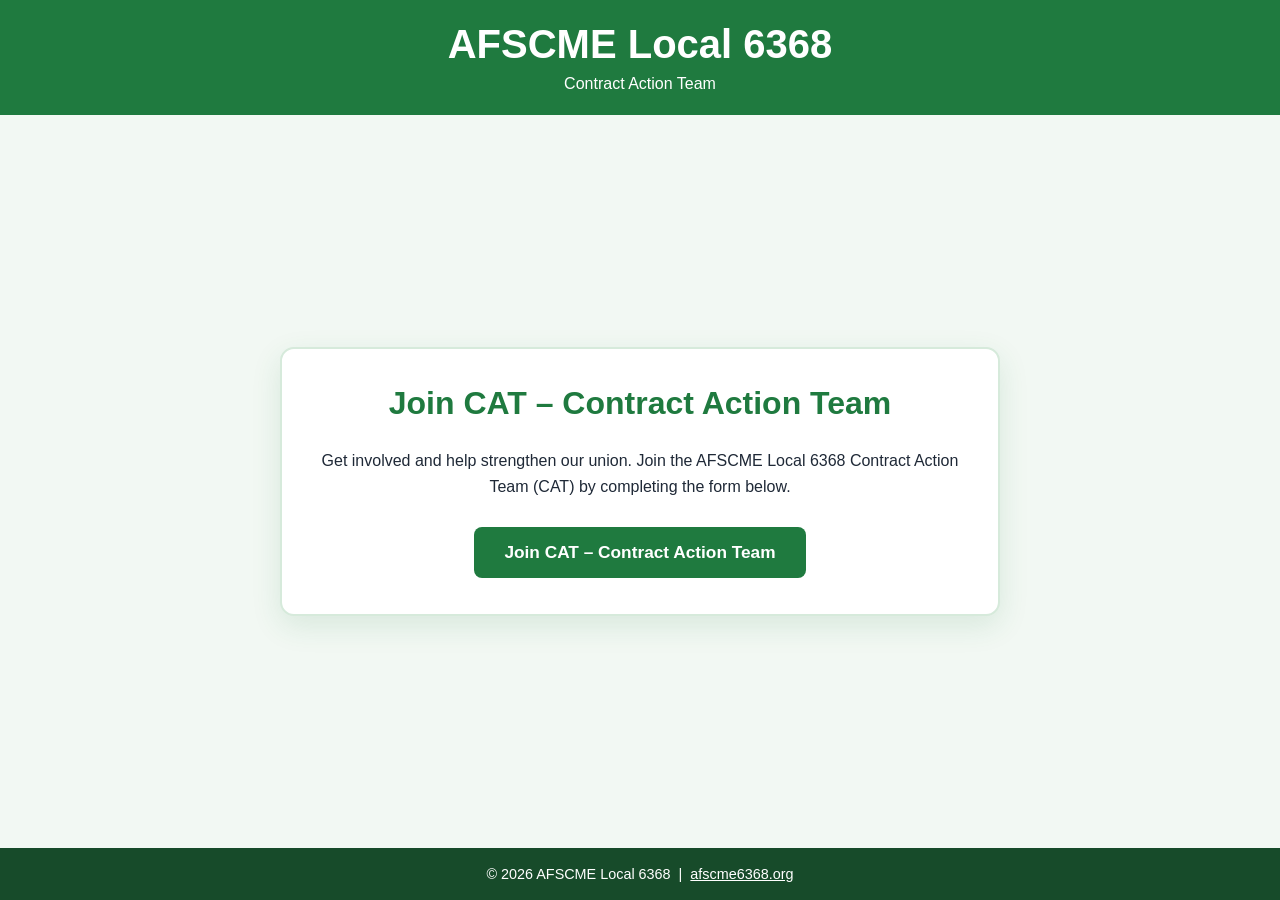
<file: join-cat.html>
<!DOCTYPE html>
<html lang="en">
<head>
  <meta charset="UTF-8" />
  <meta name="viewport" content="width=device-width, initial-scale=1.0" />
  <title>Join CAT - AFSCME Local 6368</title>
  <meta name="description" content="Join the AFSCME Local 6368 Contract Action Team (CAT)." />
  <style>
    * {
      box-sizing: border-box;
    }

    body {
      margin: 0;
      min-height: 100vh;
      font-family: Arial, Helvetica, sans-serif;
      background: #f2f8f3;
      color: #1f2937;
      display: flex;
      flex-direction: column;
    }

    header {
      background: #1f7a3f;
      color: #ffffff;
      padding: 22px 20px;
      text-align: center;
    }

    header h1 {
      margin: 0;
      font-size: clamp(1.7rem, 4vw, 2.5rem);
    }

    header p {
      margin: 8px 0 0;
      font-size: 1rem;
    }

    main {
      flex: 1;
      display: flex;
      align-items: center;
      justify-content: center;
      padding: 40px 20px;
    }

    .card {
      width: min(100%, 720px);
      background: #ffffff;
      border: 2px solid #d6eadb;
      border-radius: 14px;
      padding: 36px 28px;
      text-align: center;
      box-shadow: 0 10px 30px rgba(31, 122, 63, 0.12);
    }

    .card h2 {
      margin-top: 0;
      color: #1f7a3f;
      font-size: clamp(1.5rem, 3vw, 2rem);
    }

    .card p {
      line-height: 1.6;
      margin-bottom: 28px;
    }

    .cat-button {
      display: inline-block;
      padding: 15px 30px;
      background: #1f7a3f;
      color: #ffffff;
      text-decoration: none;
      border-radius: 8px;
      font-size: 1.08rem;
      font-weight: 700;
      transition: transform 0.2s ease, background 0.2s ease;
    }

    .cat-button:hover,
    .cat-button:focus {
      background: #155d2e;
      transform: translateY(-1px);
    }

    footer {
      background: #174b2a;
      color: #ffffff;
      text-align: center;
      padding: 18px 20px;
      font-size: 0.9rem;
    }

    footer a {
      color: #ffffff;
    }
  </style>
</head>
<body>

  <header>
    <h1>AFSCME Local 6368</h1>
    <p>Contract Action Team</p>
  </header>

  <main>
    <section class="card">
      <h2>Join CAT – Contract Action Team</h2>
      <p>
        Get involved and help strengthen our union. Join the AFSCME Local 6368
        Contract Action Team (CAT) by completing the form below.
      </p>

      <a
        class="cat-button"
        href="https://forms.cloud.microsoft/Pages/ResponsePage.aspx?id=XAKiufQVOEKJv0mCIBh5fJuXCL_9G9FAg25ktmj7SzFUOFlLWDdBTFpEQlpJMEtMVEFNRjRXRjNCViQlQCN0PWcu"
        target="_blank"
        rel="noopener noreferrer"
      >
        Join CAT – Contract Action Team
      </a>
    </section>
  </main>

  <footer>
    &copy; 2026 AFSCME Local 6368 &nbsp;|&nbsp;
    <a href="https://afscme6368.org">afscme6368.org</a>
  </footer>

</body>
</html>
</file>
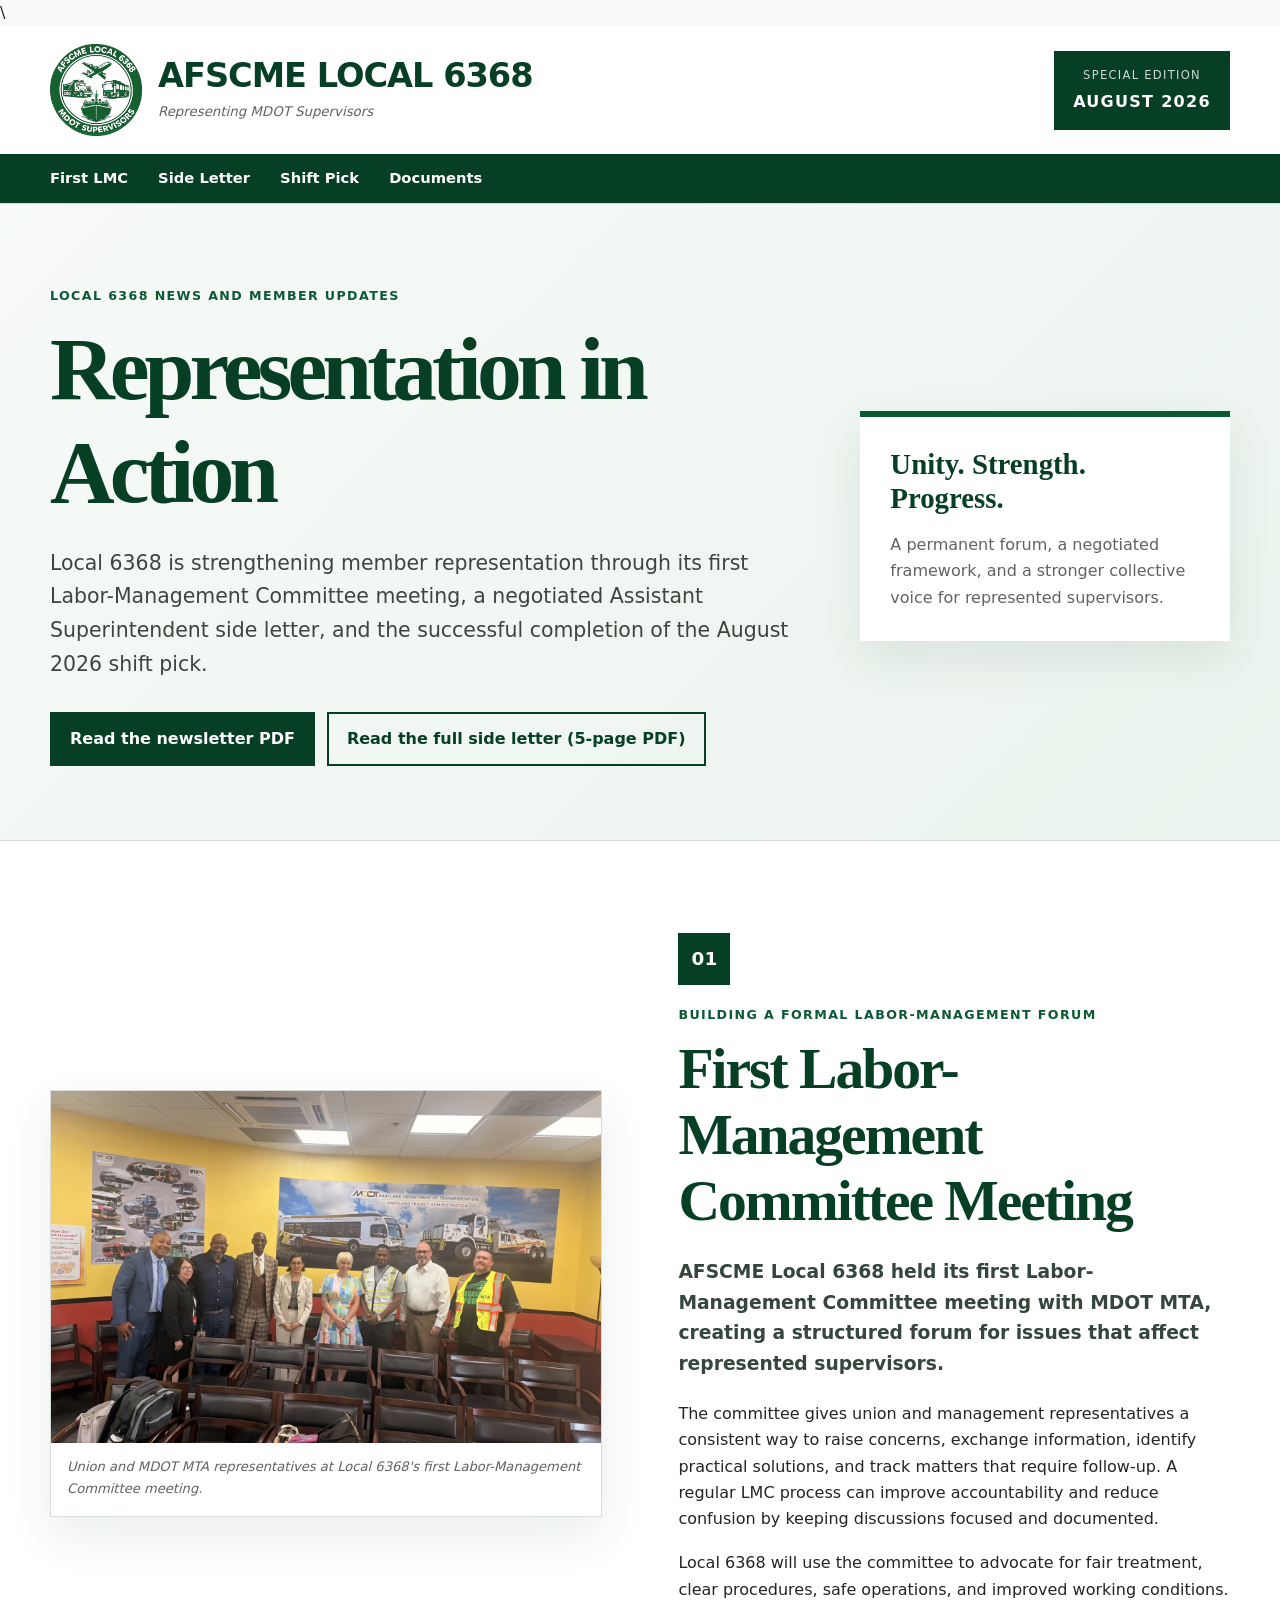
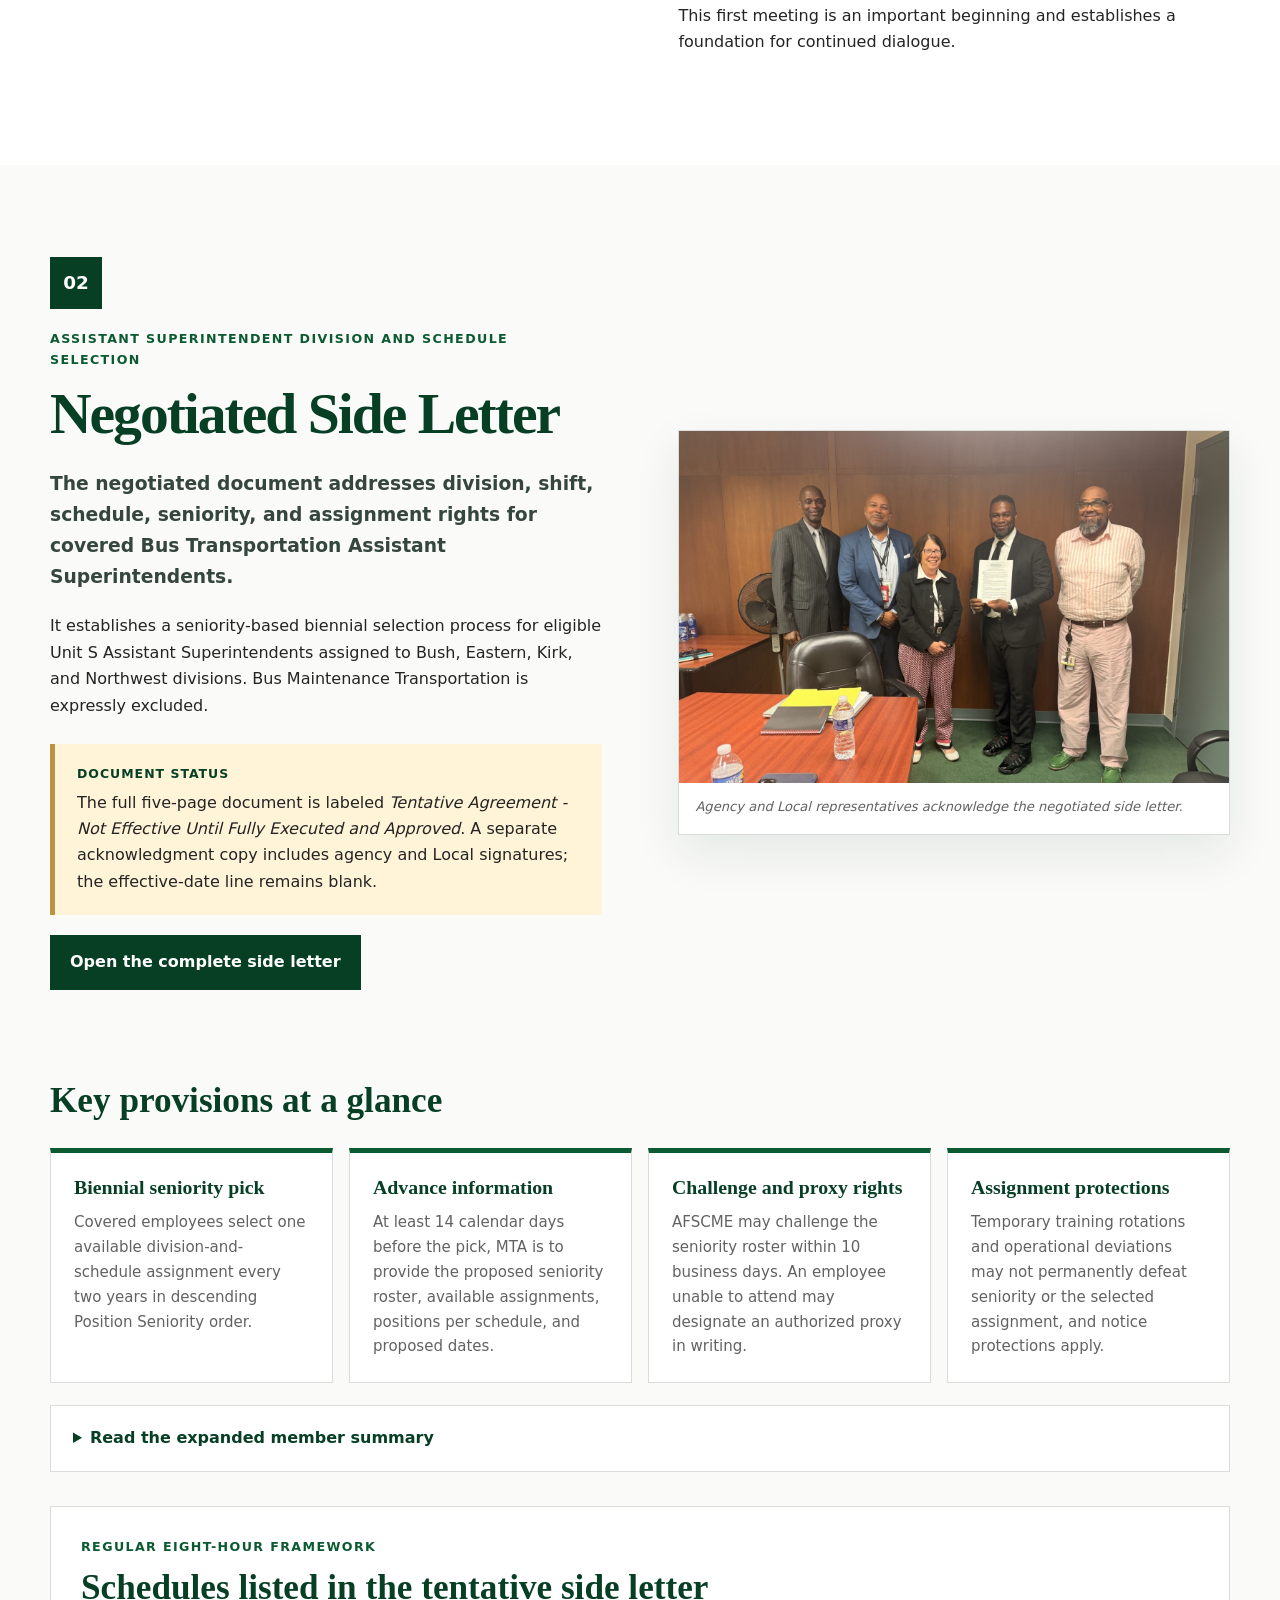
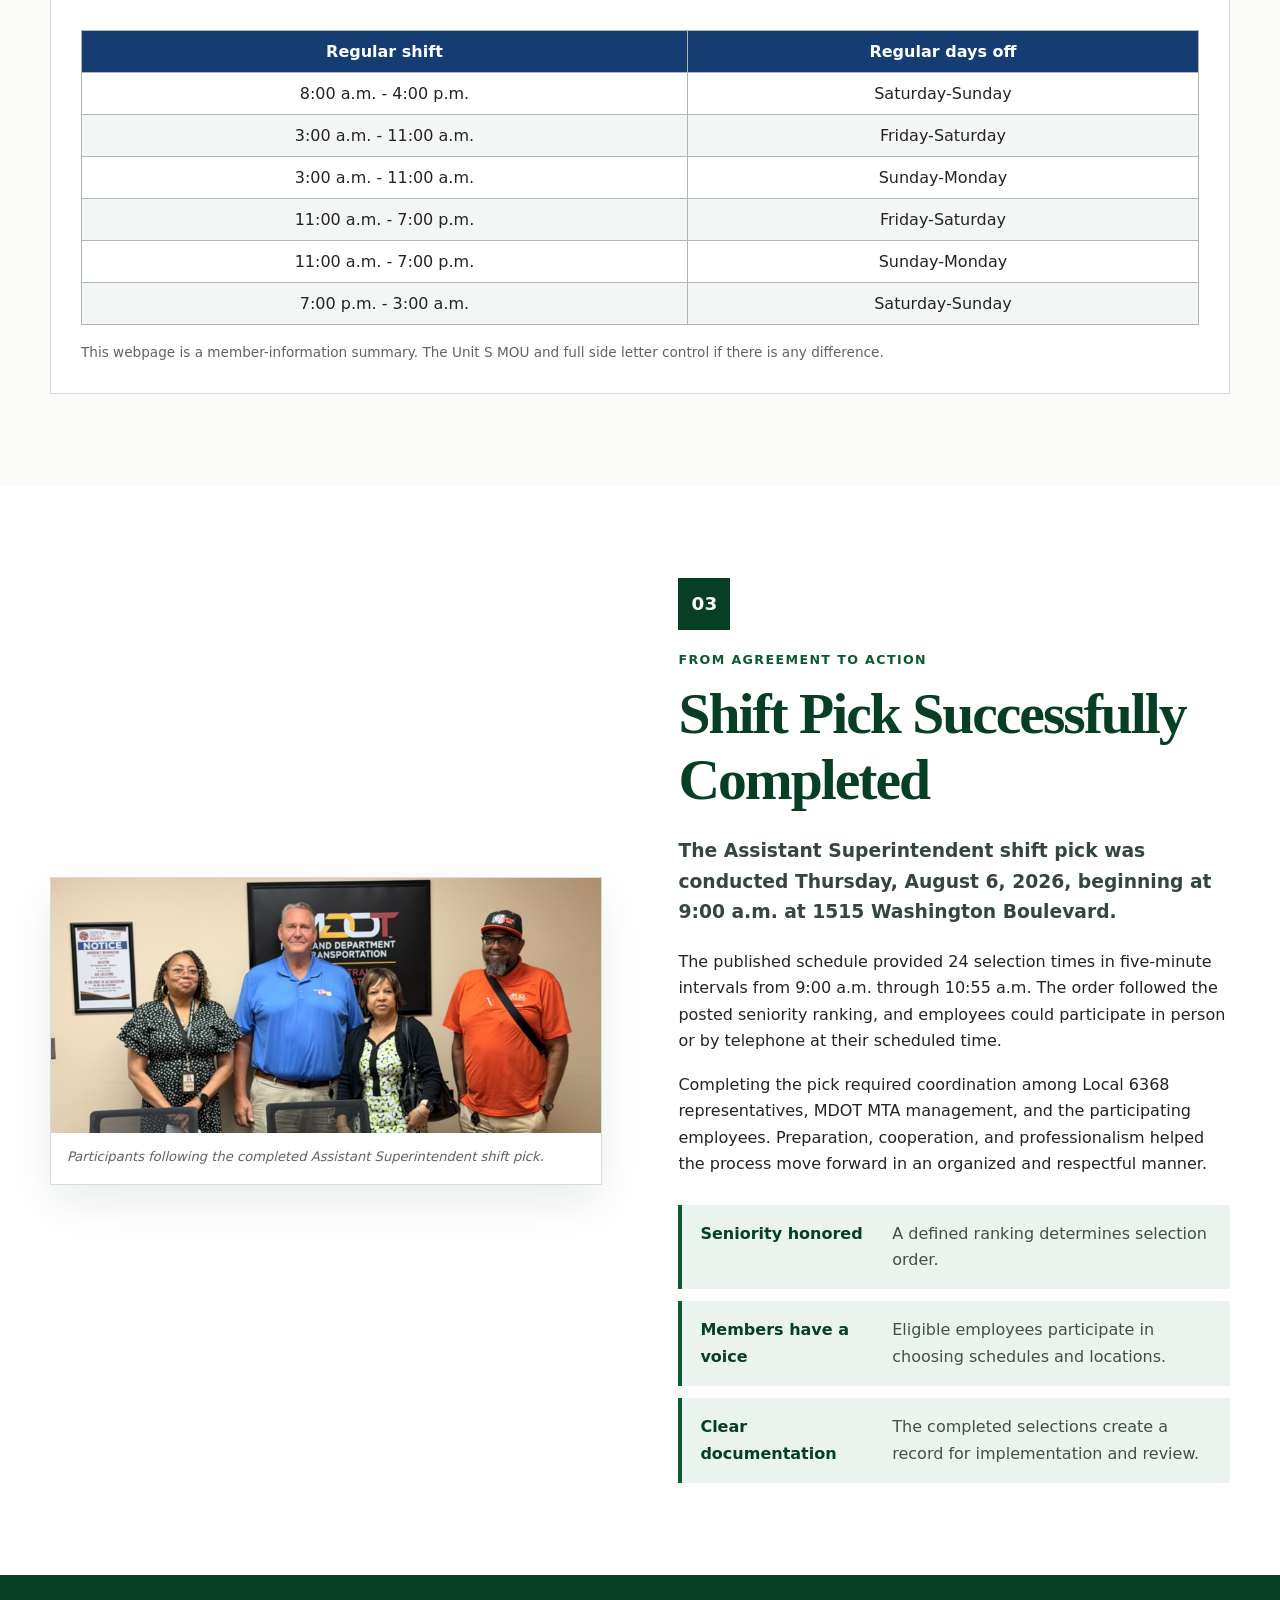
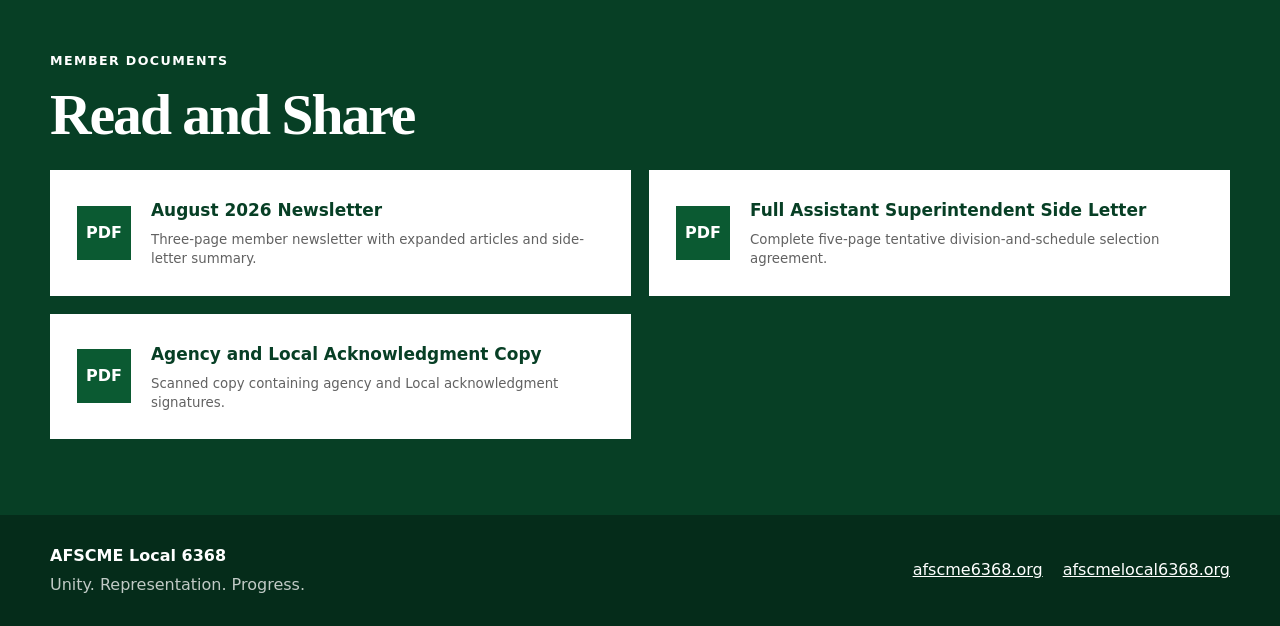
<file: newsletter-august-2026.html>
\<!doctype html>
<html lang="en">
<head>
  <meta charset="utf-8">
  <meta name="viewport" content="width=device-width, initial-scale=1">
  <meta name="description" content="AFSCME Local 6368 August 2026 newsletter: first Labor-Management Committee meeting, Assistant Superintendent side letter, and completed shift pick.">
  <meta name="theme-color" content="#0b5a32">
  <title>AFSCME Local 6368 | August 2026 Newsletter</title>
  <link rel="stylesheet" href="newsletter_august_2026.css">
</head>
<body>
  <a class="skip-link" href="#main">Skip to main content</a>

  <header class="site-header">
    <div class="wrap header-inner">
      <a class="brand" href="#top" aria-label="AFSCME Local 6368 home">
        <img src="assets/local-6368-logo.png" alt="AFSCME Local 6368 MDOT Supervisors logo" width="108" height="108">
        <span>
          <strong>AFSCME Local 6368</strong>
          <small>Representing MDOT Supervisors</small>
        </span>
      </a>
      <div class="issue-block" aria-label="Newsletter issue information">
        <span>Special Edition</span>
        <strong>August 2026</strong>
      </div>
    </div>
    <nav class="site-nav" aria-label="Newsletter sections">
      <div class="wrap nav-inner">
        <a href="#lmc">First LMC</a>
        <a href="#side-letter">Side Letter</a>
        <a href="#shift-pick">Shift Pick</a>
        <a href="#documents">Documents</a>
      </div>
    </nav>
  </header>

  <main id="main">
    <section class="hero" id="top">
      <div class="wrap hero-grid">
        <div>
          <p class="eyebrow">Local 6368 news and member updates</p>
          <h1>Representation in Action</h1>
          <p class="lead">Local 6368 is strengthening member representation through its first Labor-Management Committee meeting, a negotiated Assistant Superintendent side letter, and the successful completion of the August 2026 shift pick.</p>
          <div class="hero-actions">
            <a class="button button-primary" href="assets/documents/afscme-local-6368-august-2026-newsletter.pdf">Read the newsletter PDF</a>
            <a class="button button-secondary" href="assets/documents/assistant-superintendent-side-letter-full.pdf" target="_blank" rel="noopener">Read the full side letter (5-page PDF)</a>
          </div>
        </div>
        <aside class="unity-card" aria-label="Local 6368 message">
          <strong>Unity. Strength. Progress.</strong>
          <p>A permanent forum, a negotiated framework, and a stronger collective voice for represented supervisors.</p>
        </aside>
      </div>
    </section>

    <section class="article-section" id="lmc">
      <div class="wrap article-grid">
        <figure class="photo-card">
          <img src="assets/first-lmc-meeting.jpg" alt="Union and MDOT MTA representatives gathered after Local 6368's first Labor-Management Committee meeting" loading="lazy">
          <figcaption>Union and MDOT MTA representatives at Local 6368's first Labor-Management Committee meeting.</figcaption>
        </figure>
        <article>
          <p class="section-number">01</p>
          <p class="eyebrow">Building a formal labor-management forum</p>
          <h2>First Labor-Management Committee Meeting</h2>
          <p class="article-lead">AFSCME Local 6368 held its first Labor-Management Committee meeting with MDOT MTA, creating a structured forum for issues that affect represented supervisors.</p>
          <p>The committee gives union and management representatives a consistent way to raise concerns, exchange information, identify practical solutions, and track matters that require follow-up. A regular LMC process can improve accountability and reduce confusion by keeping discussions focused and documented.</p>
          <p>Local 6368 will use the committee to advocate for fair treatment, clear procedures, safe operations, and improved working conditions. This first meeting is an important beginning and establishes a foundation for continued dialogue.</p>
        </article>
      </div>
    </section>

    <section class="article-section alt" id="side-letter">
      <div class="wrap article-grid article-grid-reverse">
        <figure class="photo-card">
          <img src="assets/side-letter-acknowledgment.jpg" alt="Agency and Local representatives standing together with the negotiated Assistant Superintendent side letter" loading="lazy">
          <figcaption>Agency and Local representatives acknowledge the negotiated side letter.</figcaption>
        </figure>
        <article>
          <p class="section-number">02</p>
          <p class="eyebrow">Assistant Superintendent division and schedule selection</p>
          <h2>Negotiated Side Letter</h2>
          <p class="article-lead">The negotiated document addresses division, shift, schedule, seniority, and assignment rights for covered Bus Transportation Assistant Superintendents.</p>
          <p>It establishes a seniority-based biennial selection process for eligible Unit S Assistant Superintendents assigned to Bush, Eastern, Kirk, and Northwest divisions. Bus Maintenance Transportation is expressly excluded.</p>
          <div class="status-notice" role="note" aria-label="Side letter status">
            <strong>Document status</strong>
            <p>The full five-page document is labeled <em>Tentative Agreement - Not Effective Until Fully Executed and Approved</em>. A separate acknowledgment copy includes agency and Local signatures; the effective-date line remains blank.</p>
          </div>
          <p class="article-document-link"><a class="button button-primary" href="assets/documents/assistant-superintendent-side-letter-full.pdf" target="_blank" rel="noopener">Open the complete side letter</a></p>
        </article>
      </div>

      <div class="wrap provisions">
        <h3>Key provisions at a glance</h3>
        <div class="provision-grid">
          <article class="provision-card">
            <h4>Biennial seniority pick</h4>
            <p>Covered employees select one available division-and-schedule assignment every two years in descending Position Seniority order.</p>
          </article>
          <article class="provision-card">
            <h4>Advance information</h4>
            <p>At least 14 calendar days before the pick, MTA is to provide the proposed seniority roster, available assignments, positions per schedule, and proposed dates.</p>
          </article>
          <article class="provision-card">
            <h4>Challenge and proxy rights</h4>
            <p>AFSCME may challenge the seniority roster within 10 business days. An employee unable to attend may designate an authorized proxy in writing.</p>
          </article>
          <article class="provision-card">
            <h4>Assignment protections</h4>
            <p>Temporary training rotations and operational deviations may not permanently defeat seniority or the selected assignment, and notice protections apply.</p>
          </article>
        </div>

        <details class="agreement-details">
          <summary>Read the expanded member summary</summary>
          <div class="details-grid">
            <div>
              <h4>Pick administration</h4>
              <ul>
                <li>The first biennial pick is to occur no later than seven calendar days after the agreement becomes effective.</li>
                <li>Management and Local 6368 jointly observe and document the pick.</li>
                <li>Selected assignments are to begin at the start of a pay period no later than 14 calendar days after the pick, unless the parties agree otherwise.</li>
                <li>Seniority ties are resolved first by the earliest continuous State service date.</li>
              </ul>
            </div>
            <div>
              <h4>Continuing protections</h4>
              <ul>
                <li>Temporary training rotations may last up to 90 calendar days for documented training or operational familiarization.</li>
                <li>Permanent vacancies are offered first within the affected division and then agencywide to qualified covered employees in seniority order.</li>
                <li>Operational need may not be applied arbitrarily, discriminatorily, retaliatorily, or as a blanket basis to defeat seniority.</li>
                <li>The parties are to conduct a joint review approximately six months after each biennial pick.</li>
              </ul>
            </div>
          </div>
        </details>

        <div class="schedule-panel" aria-labelledby="schedule-heading">
          <div>
            <p class="eyebrow">Regular eight-hour framework</p>
            <h3 id="schedule-heading">Schedules listed in the tentative side letter</h3>
          </div>
          <div class="table-wrap">
            <table>
              <thead>
                <tr><th scope="col">Regular shift</th><th scope="col">Regular days off</th></tr>
              </thead>
              <tbody>
                <tr><td>8:00 a.m. - 4:00 p.m.</td><td>Saturday-Sunday</td></tr>
                <tr><td>3:00 a.m. - 11:00 a.m.</td><td>Friday-Saturday</td></tr>
                <tr><td>3:00 a.m. - 11:00 a.m.</td><td>Sunday-Monday</td></tr>
                <tr><td>11:00 a.m. - 7:00 p.m.</td><td>Friday-Saturday</td></tr>
                <tr><td>11:00 a.m. - 7:00 p.m.</td><td>Sunday-Monday</td></tr>
                <tr><td>7:00 p.m. - 3:00 a.m.</td><td>Saturday-Sunday</td></tr>
              </tbody>
            </table>
          </div>
          <p class="fine-print">This webpage is a member-information summary. The Unit S MOU and full side letter control if there is any difference.</p>
        </div>
      </div>
    </section>

    <section class="article-section" id="shift-pick">
      <div class="wrap article-grid">
        <figure class="photo-card wide-photo">
          <img src="assets/shift-pick-completed.jpg" alt="Participants following the completed Assistant Superintendent shift pick" loading="lazy">
          <figcaption>Participants following the completed Assistant Superintendent shift pick.</figcaption>
        </figure>
        <article>
          <p class="section-number">03</p>
          <p class="eyebrow">From agreement to action</p>
          <h2>Shift Pick Successfully Completed</h2>
          <p class="article-lead">The Assistant Superintendent shift pick was conducted Thursday, August 6, 2026, beginning at 9:00 a.m. at 1515 Washington Boulevard.</p>
          <p>The published schedule provided 24 selection times in five-minute intervals from 9:00 a.m. through 10:55 a.m. The order followed the posted seniority ranking, and employees could participate in person or by telephone at their scheduled time.</p>
          <p>Completing the pick required coordination among Local 6368 representatives, MDOT MTA management, and the participating employees. Preparation, cooperation, and professionalism helped the process move forward in an organized and respectful manner.</p>
          <div class="impact-list" aria-label="Why the shift pick matters">
            <div><strong>Seniority honored</strong><span>A defined ranking determines selection order.</span></div>
            <div><strong>Members have a voice</strong><span>Eligible employees participate in choosing schedules and locations.</span></div>
            <div><strong>Clear documentation</strong><span>The completed selections create a record for implementation and review.</span></div>
          </div>
        </article>
      </div>
    </section>

    <section class="documents" id="documents">
      <div class="wrap">
        <p class="eyebrow">Member documents</p>
        <h2>Read and Share</h2>
        <div class="document-grid">
          <a class="document-card" href="assets/documents/afscme-local-6368-august-2026-newsletter.pdf">
            <span class="document-type">PDF</span>
            <span><strong>August 2026 Newsletter</strong><small>Three-page member newsletter with expanded articles and side-letter summary.</small></span>
          </a>
          <a class="document-card" href="assets/documents/assistant-superintendent-side-letter-full.pdf" target="_blank" rel="noopener">
            <span class="document-type">PDF</span>
            <span><strong>Full Assistant Superintendent Side Letter</strong><small>Complete five-page tentative division-and-schedule selection agreement.</small></span>
          </a>
          <a class="document-card" href="assets/documents/assistant-superintendent-side-letter-signed-acknowledgment.pdf" target="_blank" rel="noopener">
            <span class="document-type">PDF</span>
            <span><strong>Agency and Local Acknowledgment Copy</strong><small>Scanned copy containing agency and Local acknowledgment signatures.</small></span>
          </a>
        </div>
      </div>
    </section>
  </main>

  <footer class="site-footer">
    <div class="wrap footer-grid">
      <div>
        <strong>AFSCME Local 6368</strong>
        <p>Unity. Representation. Progress.</p>
      </div>
      <div>
        <a href="https://afscme6368.org">afscme6368.org</a>
        <a href="https://afscmelocal6368.org">afscmelocal6368.org</a>
      </div>
    </div>
  </footer>
</body>
</html>
</file>
<file: newsletter_august_2026.css>
:root {
  --green: #0b5a32;
  --dark-green: #073f25;
  --light-green: #eaf3ed;
  --mid-green: #d7e8dd;
  --gold: #b99445;
  --ink: #242424;
  --muted: #626262;
  --line: #d8ddd9;
  --paper: #fafaf8;
  --white: #ffffff;
  --blue: #153d73;
  --shadow: 0 18px 44px rgba(7, 63, 37, 0.09);
  --radius: 16px;
  --wrap: 1180px;
}

* { box-sizing: border-box; }
html { scroll-behavior: smooth; }
body {
  margin: 0;
  font-family: Inter, ui-sans-serif, system-ui, -apple-system, BlinkMacSystemFont, "Segoe UI", sans-serif;
  color: var(--ink);
  background: var(--paper);
  line-height: 1.65;
}
img { max-width: 100%; display: block; }
a { color: inherit; }
.wrap { width: min(calc(100% - 40px), var(--wrap)); margin-inline: auto; }
.skip-link { position: absolute; left: -9999px; top: 8px; z-index: 999; padding: 10px 14px; background: var(--white); color: var(--dark-green); }
.skip-link:focus { left: 10px; }

.site-header { background: var(--white); border-bottom: 1px solid var(--line); position: relative; z-index: 5; }
.header-inner { display: flex; align-items: center; justify-content: space-between; gap: 24px; padding-block: 18px; flex-wrap: wrap; }
.brand { display: flex; align-items: center; gap: 16px; text-decoration: none; }
.brand img { width: 92px; height: 92px; object-fit: contain; }
.brand strong { display: block; color: var(--dark-green); font-size: clamp(1.35rem, 3vw, 2.1rem); line-height: 1.05; letter-spacing: -0.03em; text-transform: uppercase; }
.brand small { display: block; margin-top: 7px; color: var(--muted); font-style: italic; }
.issue-block { min-width: 176px; padding: 15px 18px; background: var(--dark-green); color: var(--white); text-align: center; text-transform: uppercase; letter-spacing: 0.08em; }
.issue-block span, .issue-block strong { display: block; }
.issue-block span { font-size: 0.72rem; opacity: 0.8; }
.issue-block strong { margin-top: 4px; font-size: 1rem; }
.site-nav { background: var(--dark-green); color: var(--white); }
.nav-inner { display: flex; gap: 30px; overflow-x: auto; scrollbar-width: thin; }
.site-nav a { padding: 12px 0; text-decoration: none; font-weight: 700; font-size: 0.92rem; white-space: nowrap; }
.site-nav a:hover, .site-nav a:focus-visible { text-decoration: underline; text-underline-offset: 4px; }

.hero { padding: 82px 0 74px; background: linear-gradient(135deg, #f7faf8 0%, #eaf3ed 100%); border-bottom: 1px solid var(--line); }
.hero-grid { display: grid; grid-template-columns: minmax(0, 1.65fr) minmax(280px, 0.8fr); gap: 48px; align-items: center; }
.eyebrow { margin: 0 0 10px; color: var(--green); font-weight: 800; font-size: 0.79rem; letter-spacing: 0.11em; text-transform: uppercase; }
h1, h2, h3, h4 { font-family: Georgia, "Times New Roman", serif; color: var(--dark-green); line-height: 1.15; }
h1 { margin: 0; max-width: 760px; font-size: clamp(2.7rem, 7vw, 5.7rem); letter-spacing: -0.055em; }
h2 { margin: 0 0 22px; font-size: clamp(2rem, 4.5vw, 3.7rem); letter-spacing: -0.035em; }
h3 { font-size: clamp(1.55rem, 3vw, 2.2rem); }
h4 { font-size: 1.24rem; }
.lead { max-width: 790px; margin: 24px 0 0; font-size: clamp(1.05rem, 2vw, 1.28rem); color: #3c463f; }
.hero-actions { display: flex; flex-wrap: wrap; gap: 12px; margin-top: 30px; }
.button { display: inline-flex; align-items: center; justify-content: center; min-height: 48px; padding: 12px 18px; border: 2px solid var(--dark-green); font-weight: 800; text-decoration: none; transition: 160ms ease; }
.button-primary { background: var(--dark-green); color: var(--white); }
.button-secondary { background: transparent; color: var(--dark-green); }
.button:hover, .button:focus-visible { transform: translateY(-2px); box-shadow: 0 7px 20px rgba(7, 63, 37, 0.15); }
.unity-card { padding: 30px; background: var(--white); border-top: 6px solid var(--green); box-shadow: var(--shadow); }
.unity-card strong { display: block; color: var(--dark-green); font-family: Georgia, "Times New Roman", serif; font-size: 1.8rem; line-height: 1.2; }
.unity-card p { margin-bottom: 0; color: var(--muted); }

.article-section { padding: 92px 0; background: var(--white); }
.article-section.alt { background: var(--paper); }
.article-grid { display: grid; grid-template-columns: minmax(0, 1fr) minmax(0, 1fr); gap: clamp(34px, 6vw, 82px); align-items: center; }
.article-grid-reverse figure { order: 2; }
.article-grid-reverse article { order: 1; }
.section-number { display: inline-grid; place-items: center; width: 52px; height: 52px; margin: 0 0 20px; background: var(--dark-green); color: var(--white); font-weight: 900; font-size: 1.15rem; }
.article-lead { font-size: 1.17rem; font-weight: 700; color: #35463c; }
article p { margin: 0 0 1.1em; }
.photo-card { margin: 0; background: var(--white); box-shadow: var(--shadow); border: 1px solid var(--line); }
.photo-card img { width: 100%; aspect-ratio: 1.56 / 1; object-fit: cover; }
.photo-card.wide-photo img { aspect-ratio: 2.15 / 1; }
.photo-card figcaption { padding: 13px 16px 16px; color: var(--muted); font-size: 0.82rem; font-style: italic; }
.status-notice { margin-top: 25px; padding: 20px 22px; border-left: 5px solid var(--gold); background: #fff4d8; }
.status-notice strong { display: block; margin-bottom: 5px; color: var(--dark-green); text-transform: uppercase; letter-spacing: 0.08em; font-size: 0.78rem; }
.status-notice p { margin: 0; }

.provisions { margin-top: 74px; }
.provisions > h3 { margin: 0 0 26px; }
.provision-grid { display: grid; grid-template-columns: repeat(4, minmax(0, 1fr)); gap: 16px; }
.provision-card { padding: 23px; background: var(--white); border: 1px solid var(--line); border-top: 5px solid var(--green); }
.provision-card h4 { margin: 0 0 12px; }
.provision-card p { margin: 0; color: var(--muted); font-size: 0.94rem; }
.agreement-details { margin-top: 22px; background: var(--white); border: 1px solid var(--line); }
.agreement-details summary { cursor: pointer; padding: 19px 22px; color: var(--dark-green); font-weight: 800; }
.agreement-details[open] summary { border-bottom: 1px solid var(--line); }
.details-grid { display: grid; grid-template-columns: 1fr 1fr; gap: 38px; padding: 26px; }
.details-grid h4 { margin: 0 0 10px; }
.details-grid ul { margin: 0; padding-left: 1.2rem; }
.details-grid li + li { margin-top: 10px; }
.schedule-panel { margin-top: 34px; padding: 30px; background: var(--white); border: 1px solid var(--line); }
.schedule-panel h3 { margin: 0 0 22px; }
.table-wrap { overflow-x: auto; }
table { width: 100%; border-collapse: collapse; min-width: 560px; }
th, td { padding: 11px 14px; border: 1px solid #aeb8b2; text-align: center; }
th { background: var(--blue); color: var(--white); }
tbody tr:nth-child(even) { background: #f3f6f4; }
.fine-print { margin: 16px 0 0; color: var(--muted); font-size: 0.85rem; }

.impact-list { display: grid; gap: 12px; margin-top: 27px; }
.impact-list div { display: grid; grid-template-columns: minmax(130px, 0.55fr) 1fr; gap: 16px; padding: 16px 18px; background: var(--light-green); border-left: 4px solid var(--green); }
.impact-list strong { color: var(--dark-green); }
.impact-list span { color: #435048; }

.documents { padding: 76px 0; background: var(--dark-green); color: var(--white); }
.documents .eyebrow, .documents h2 { color: var(--white); }
.document-grid { display: grid; grid-template-columns: 1fr 1fr; gap: 18px; }
.document-card { display: flex; align-items: center; gap: 20px; padding: 24px; background: var(--white); color: var(--ink); text-decoration: none; border: 3px solid transparent; }
.document-card:hover, .document-card:focus-visible { border-color: var(--gold); }
.document-type { display: inline-grid; place-items: center; min-width: 54px; height: 54px; background: var(--green); color: var(--white); font-weight: 900; }
.document-card strong, .document-card small { display: block; }
.document-card strong { color: var(--dark-green); font-size: 1.06rem; }
.document-card small { margin-top: 5px; color: var(--muted); line-height: 1.45; }

.site-footer { padding: 28px 0; background: #052c1a; color: var(--white); }
.footer-grid { display: flex; justify-content: space-between; align-items: center; gap: 30px; }
.footer-grid p { margin: 2px 0 0; opacity: 0.75; }
.footer-grid > div:last-child { display: flex; flex-wrap: wrap; gap: 20px; }
.footer-grid a { color: var(--white); }

@media (max-width: 900px) {
  .hero-grid, .article-grid { grid-template-columns: 1fr; }
  .article-grid-reverse figure, .article-grid-reverse article { order: initial; }
  .provision-grid { grid-template-columns: 1fr 1fr; }
  .details-grid { grid-template-columns: 1fr; }
  .wide-photo img { aspect-ratio: 1.7 / 1; }
}

@media (max-width: 650px) {
  .wrap { width: min(calc(100% - 26px), var(--wrap)); }
  .header-inner { align-items: flex-start; }
  .brand img { width: 68px; height: 68px; }
  .brand small { font-size: 0.77rem; }
  .issue-block { display: none; }
  .nav-inner { gap: 22px; }
  .hero { padding: 58px 0; }
  .article-section { padding: 64px 0; }
  .provision-grid, .document-grid { grid-template-columns: 1fr; }
  .impact-list div { grid-template-columns: 1fr; gap: 4px; }
  .footer-grid { display: grid; }
  .footer-grid > div:last-child { display: grid; gap: 4px; }
  .hero-actions { flex-direction: column; align-items: stretch; }
  .hero-actions .button { width: 100%; }
  .document-card { flex-direction: column; align-items: flex-start; text-align: left; }
}

@media (max-width: 480px) {
  .wrap { width: min(calc(100% - 20px), var(--wrap)); }
  .brand { gap: 10px; }
  .brand img { width: 54px; height: 54px; }
  .brand strong { font-size: 1.1rem; }
  .site-nav a { font-size: 0.85rem; }
  .hero { padding: 42px 0; }
  h1 { letter-spacing: -0.03em; }
  .unity-card { padding: 22px; }
  .article-section { padding: 48px 0; }
  .provisions { margin-top: 48px; }
  .provision-card { padding: 18px; }
  .schedule-panel { padding: 18px; }
  .details-grid { padding: 18px; gap: 22px; }
  .agreement-details summary { padding: 16px 18px; }
  .documents { padding: 52px 0; }
  .document-card { padding: 18px; gap: 12px; }
  .section-number { width: 44px; height: 44px; font-size: 1rem; }
}

@media print {
  .site-nav, .hero-actions, .documents, .site-footer { display: none; }
  body { background: #fff; }
  .article-section, .hero { break-inside: avoid; padding-block: 35px; }
  .photo-card, .unity-card { box-shadow: none; }
}


.article-document-link {
  margin-top: 1.25rem;
}
</file>
